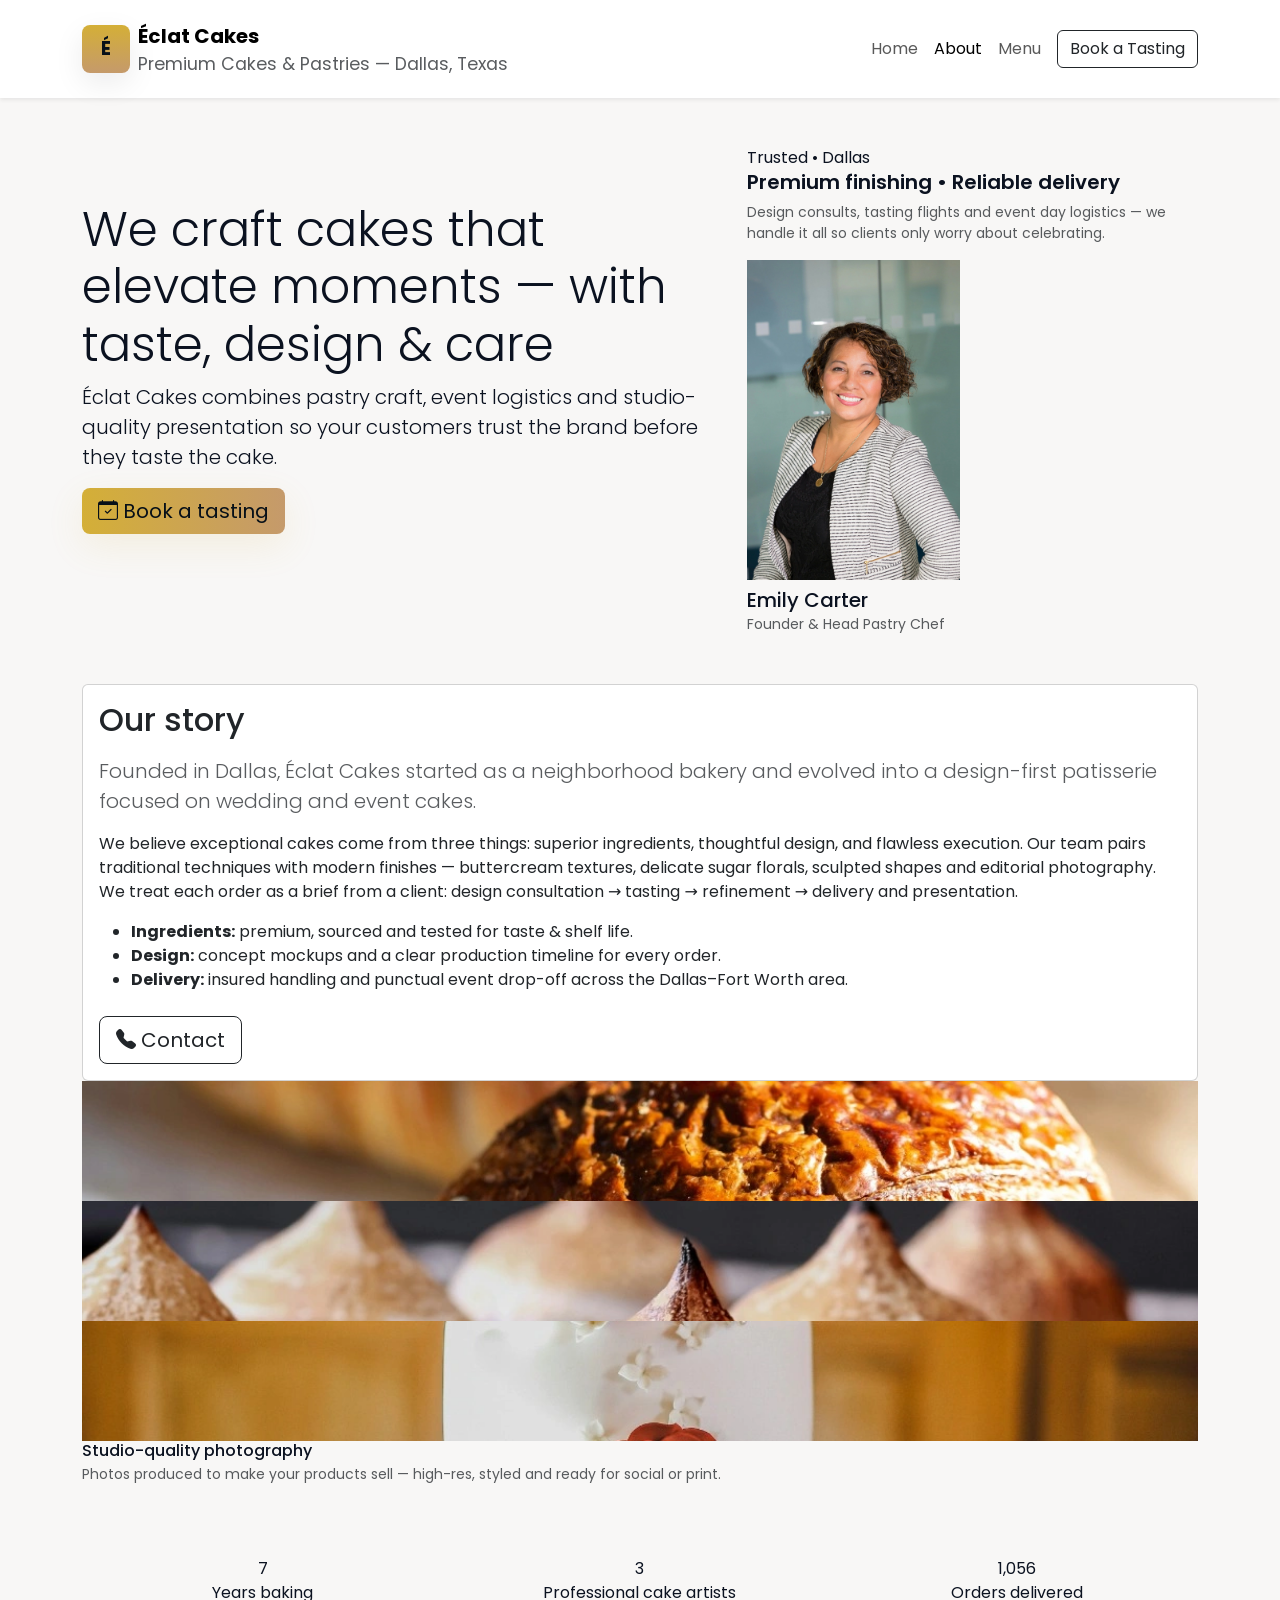
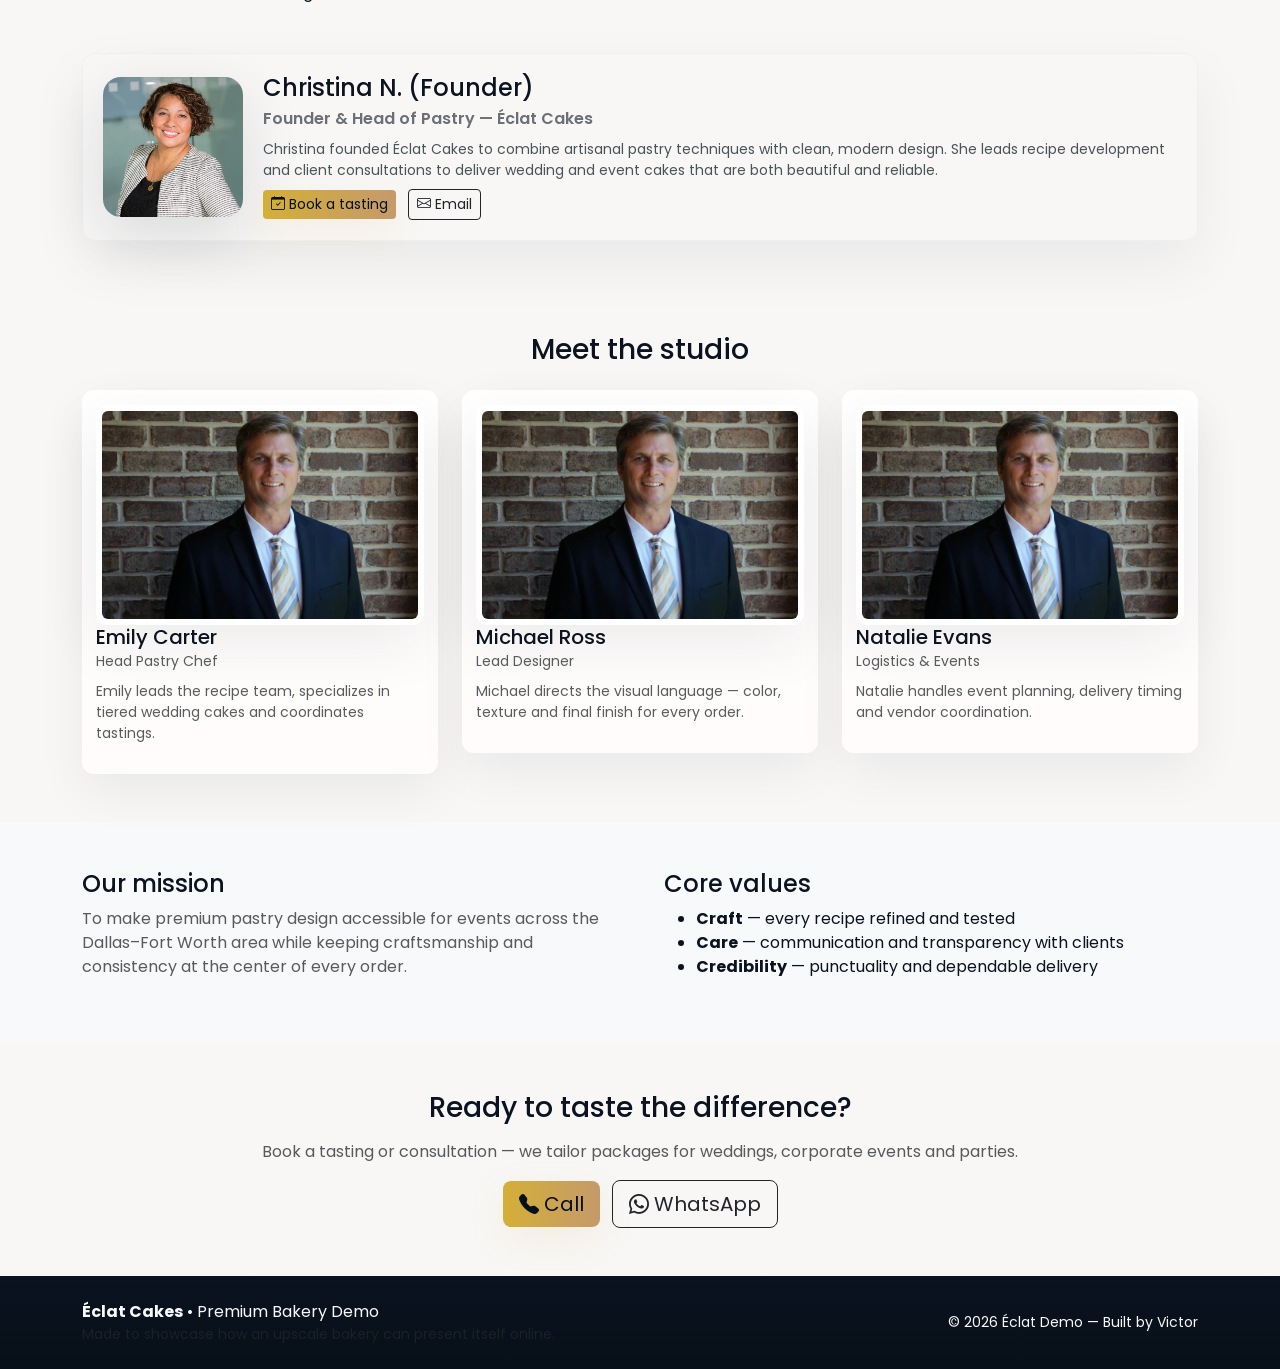
<file: about.html>
<!doctype html>
<html lang="en">
<head>
  <meta charset="utf-8" />
  <meta name="viewport" content="width=device-width,initial-scale=1" />
  <title>About Us — Éclat Cakes</title>

  <!-- Bootstrap -->
  <link href="https://cdn.jsdelivr.net/npm/bootstrap@5.3.3/dist/css/bootstrap.min.css" rel="stylesheet">

  <!-- Icons -->
  <link href="https://cdn.jsdelivr.net/npm/bootstrap-icons@1.11.3/font/bootstrap-icons.css" rel="stylesheet">

  <!-- Google Font -->
  <link href="https://fonts.googleapis.com/css2?family=Poppins:wght@300;400;600;700&display=swap" rel="stylesheet">

  <!-- Page styles (separate file) -->
  <link rel="stylesheet" href="styles.css">
</head>
<body>

  <!-- NAV (light) -->
  <nav class="navbar navbar-expand-lg navbar-light bg-white py-3 shadow-sm">
    <div class="container">
      <a class="navbar-brand d-flex align-items-center gap-2" href="index">
        <div class="brand-mark">É</div>
        <div>
          <div class="fw-bold">Éclat Cakes</div>
          <small class="text-muted d-none d-md-block">Premium Cakes & Pastries — Dallas, Texas</small>
        </div>
      </a>

      <button class="navbar-toggler" type="button" data-bs-toggle="collapse" data-bs-target="#navCollapse">
        <span class="navbar-toggler-icon"></span>
      </button>

      <div class="collapse navbar-collapse justify-content-end" id="navCollapse">
        <ul class="navbar-nav align-items-center">
          <li class="nav-item"><a class="nav-link" href="index">Home</a></li>
          <li class="nav-item"><a class="nav-link active" href="#">About</a></li>
          <li class="nav-item"><a class="nav-link" href="menu">Menu</a></li>
          <li class="nav-item"><a class="btn btn-outline-dark ms-2" href="contact">Book a Tasting</a></li>
        </ul>
      </div>
    </div>
  </nav>

  <!-- HERO / LEAD -->
<header class="about-hero">
  

  <div class="hero-content container">
    <div class="row align-items-center">
      <div class="col-md-7">
        <h1 class="display-5 hero-title">We craft cakes that elevate moments — with taste, design & care</h1>
        <p class="lead hero-sub">Éclat Cakes combines pastry craft, event logistics and studio-quality presentation so your customers trust the brand before they taste the cake.</p>

        <div class="d-flex gap-2 mt-3">
          <a class="btn btn-gold btn-lg" href="#contact"><i class="bi bi-calendar-check"></i> Book a tasting</a>
          
        </div>
      </div>

      <div class="col-md-5 d-none d-md-block mt-5">
        <div class="hero-card position-relative">
          <div class="">Trusted • Dallas</div>
          <h5 class="fw-semibold">Premium finishing • Reliable delivery</h5>
          <p class="mb-0 text-muted small">Design consults, tasting flights and event day logistics — we handle it all so clients only worry about celebrating.</p>

          <!-- OWNER PHOTO -->
          <div class="owner-hero mt-3">
            <img src="images/user-two.webp"
     alt="Emily Carter, Owner"
     class="owner-photo-hero"
     style="height:320px; width:auto; object-fit:cover;">
            <div class="owner-name mt-2">
              <h5 class="mb-0">Emily Carter</h5>
              <small class="text-muted">Founder & Head Pastry Chef</small>
            </div>
          </div>
        </div>
      </div>

    </div>
  </div>
</header>

  <!-- ABOUT GRID -->
  <section id="about-main" class="py-5">
    <div class="container">
      <div class="about-grid">
        <article class="card about-card">
          <div class="card-body">
            <h2 class="mb-3">Our story</h2>
            <p class="lead text-muted mb-3">Founded in Dallas, Éclat Cakes started as a neighborhood bakery and evolved into a design-first patisserie focused on wedding and event cakes.</p>

            <p>We believe exceptional cakes come from three things: superior ingredients, thoughtful design, and flawless execution. Our team pairs traditional techniques with modern finishes — buttercream textures, delicate sugar florals, sculpted shapes and editorial photography. We treat each order as a brief from a client: design consultation → tasting → refinement → delivery and presentation.</p>

            <ul class="mt-3 about-list">
              <li><strong>Ingredients:</strong> premium, sourced and tested for taste & shelf life.</li>
              <li><strong>Design:</strong> concept mockups and a clear production timeline for every order.</li>
              <li><strong>Delivery:</strong> insured handling and punctual event drop-off across the Dallas–Fort Worth area.</li>
            </ul>

            <div class="mt-4 about-cta">
              <a class="btn btn-outline-dark btn-lg me-2" href="https://wa.me/14695552480"><i class="bi bi-telephone-fill"></i> Contact</a>
              
            </div>
          </div>
        </article>

        <aside class="media-collage">
          <div class="collage" aria-hidden="false">
            <img src="images/image-eight.webp"
            alt="Wedding cake detail"
            class="c1"
            style="width:100%; max-height:120px; object-fit:cover;" />

        <img src="images/image-four.webp"
            alt="Chocolate drip detail"
            class="c2"
            style="width:100%; max-height:120px; object-fit:cover;" />

        <img src="images/image-nineteen.webp"
            alt="Pastries and macarons"
            class="c3"
            style="width:100%; max-height:120px; object-fit:cover;" />
            <div class="collage-gloss"></div>
          </div>

          <div class="collage-note">
            <h6 class="mb-1">Studio-quality photography</h6>
            <p class="small text-muted mb-0">Photos produced to make your products sell — high-res, styled and ready for social or print.</p>
          </div>
        </aside>
      </div>
    </div>
  </section>

  <!-- STATS BAND -->
  <section class="stats-band py-4">
    <div class="container">
      <div class="row g-3 text-center">
        <div class="col-4">
          <div class="stat-card">
            <div class="stat-num" data-target="8">0</div>
            <div class="stat-label">Years baking</div>
          </div>
        </div>
        <div class="col-4">
          <div class="stat-card">
            <div class="stat-num" data-target="4">0</div>
            <div class="stat-label">Professional cake artists</div>
          </div>
        </div>
        <div class="col-4">
          <div class="stat-card">
            <div class="stat-num" data-target="1200">0</div>
            <div class="stat-label">Orders delivered</div>
          </div>
        </div>
      </div>
    </div>
  </section>
  <!-- Owner / Founder highlight — paste above the team-section -->
<section class="owner-highlight py-4">
  <div class="container">
    <div class="owner-profile">
      <img src="images/user-two.webp" alt="Owner — Emily Carter" class="owner-photo">
      <div class="owner-bio">
        <h4>Christina N. (Founder)</h4>
        <div class="title">Founder & Head of Pastry — Éclat Cakes</div>
        <p class="small">Christina founded Éclat Cakes to combine artisanal pastry techniques with clean, modern design. She leads recipe development and client consultations to deliver wedding and event cakes that are both beautiful and reliable.</p>
        <div class="mt-2">
          <a href="#contact" class="btn btn-gold btn-sm me-2"><i class="bi bi-calendar-check"></i> Book a tasting</a>
          <a href="mailto:hello@eclatcakes.com" class="btn btn-outline-dark btn-sm"><i class="bi bi-envelope"></i> Email</a>
        </div>
      </div>
    </div>
  </div>
</section>

  <!-- TEAM -->
  <section class="team-section py-5">
    <div class="container">
      <h3 class="mb-4 text-center">Meet the studio</h3>
      <div class="row g-4 justify-content-center">
        <div class="col-12 col-md-4">
          <div class="team-card">
            <img src="images/user-one.webp" alt="Head baker" class="team-photo">

            <div class="team-body">
              <h5 class="mb-0">Emily Carter</h5>
              <small class="text-muted">Head Pastry Chef</small>
              <p class="mt-2 small text-muted">Emily leads the recipe team, specializes in tiered wedding cakes and coordinates tastings.</p>
            </div>
          </div>
        </div>

        <div class="col-12 col-md-4">
          <div class="team-card">
            <img src="images/user-one.webp" alt="Lead designer" class="team-photo">
            <div class="team-body">
              <h5 class="mb-0">Michael Ross</h5>
              <small class="text-muted">Lead Designer</small>
              <p class="mt-2 small text-muted">Michael directs the visual language — color, texture and final finish for every order.</p>
            </div>
          </div>
        </div>

        <div class="col-12 col-md-4">
          <div class="team-card">
            <img src="images/user-one.webp" alt="Operations" class="team-photo">
            <div class="team-body">
              <h5 class="mb-0">Natalie Evans</h5>
              <small class="text-muted">Logistics & Events</small>
              <p class="mt-2 small text-muted">Natalie handles event planning, delivery timing and vendor coordination.</p>
            </div>
          </div>
        </div>
      </div>
    </div>
  </section>

  <!-- MISSION / VALUES -->
  <section class="mission-values py-5 bg-light">
    <div class="container">
      <div class="row align-items-center gx-5">
        <div class="col-md-6">
          <h4>Our mission</h4>
          <p class="text-muted">To make premium pastry design accessible for events across the Dallas–Fort Worth area while keeping craftsmanship and consistency at the center of every order.</p>
        </div>
        <div class="col-md-6">
          <h4>Core values</h4>
          <ul class="values-list">
            <li><strong>Craft</strong> — every recipe refined and tested</li>
            <li><strong>Care</strong> — communication and transparency with clients</li>
            <li><strong>Credibility</strong> — punctuality and dependable delivery</li>
          </ul>
        </div>
      </div>
    </div>
  </section>

  <!-- CONTACT CTA -->
  <section id="contact" class="contact-cta py-5">
    <div class="container text-center">
      <h3 class="mb-3">Ready to taste the difference?</h3>
      <p class="text-muted mb-3">Book a tasting or consultation — we tailor packages for weddings, corporate events and parties.</p>
      <a class="btn btn-gold btn-lg me-2" href="tel:+14695552480"><i class="bi bi-telephone-fill"></i> Call</a>
      <a class="btn btn-outline-dark btn-lg" href="https://wa.me/14695552480"><i class="bi bi-whatsapp"></i> WhatsApp</a>
    </div>
  </section>

  <!-- Footer -->
  <footer class="py-4 bg-dark text-light">
    <div class="container d-flex flex-column flex-md-row justify-content-between align-items-center">
      <div>
        <strong>Éclat Cakes</strong> • Premium Bakery Demo
        <div class="small text-muted">Made to showcase how an upscale bakery can present itself online.</div>
      </div>
      <div class="small">&copy; <span id="year"></span></span> Éclat Demo — Built by Victor 

</div> </div>
    </div>
  </footer>

  <!-- Bootstrap JS -->
  <script src="https://cdn.jsdelivr.net/npm/bootstrap@5.3.3/dist/js/bootstrap.bundle.min.js"></script>

  <!-- Page JS: stats animation + simple tilt on media -->
  <script>
  // set year
  document.getElementById('year').textContent = new Date().getFullYear();

  // stats count-up
  (function(){
    const band = document.querySelector('.stats-band');
    if (!band) return;
    const nums = Array.from(band.querySelectorAll('.stat-num'));
    let triggered = false;

    function animate() {
      nums.forEach(el => {
        const target = parseInt(el.dataset.target || el.textContent || '0', 10);
        const duration = 1200;
        const start = performance.now();
        function step(now){
          const t = Math.min(1, (now - start) / duration);
          const eased = 1 - Math.pow(1 - t, 3);
          el.textContent = Math.floor(eased * target).toLocaleString();
          if (t < 1) requestAnimationFrame(step);
          else el.textContent = target.toLocaleString();
        }
        requestAnimationFrame(step);
      });
    }

    if ('IntersectionObserver' in window) {
      const obs = new IntersectionObserver(entries=>{
        entries.forEach(e=>{
          if (e.isIntersecting && !triggered) { triggered = true; animate(); obs.disconnect(); }
        });
      }, { threshold: 0.3 });
      obs.observe(band);
    } else animate();
  })();

  // simple mouse tilt for collage (touch devices ignored)
  (function(){
    const stack = document.querySelector('.collage');
    if (!stack) return;
    const media = stack.querySelectorAll('.collage img');
    function onMove(e){
      const rect = stack.getBoundingClientRect();
      const x = (e.clientX - rect.left) / rect.width - 0.5;
      const y = (e.clientY - rect.top) / rect.height - 0.5;
      media.forEach((m, i) => {
        const depth = (i+1) * 6;
        m.style.transform = `translate3d(${x * depth}px, ${y * depth}px, 0) rotate(${(i-1)*4}deg) scale(1.02)`;
      });
    }
    function reset(){
      media.forEach((m,i)=> m.style.transform = '');
    }
    stack.addEventListener('mousemove', onMove);
    stack.addEventListener('mouseleave', reset);
  })();
  </script>
  <script>
/* About section stat animation (scoped to #about only) */
(function () {
  const about = document.getElementById('about');
  if (!about) return;

  const nums = Array.from(about.querySelectorAll('.stat-num'));
  let started = false;

  function animateNums() {
    nums.forEach(el => {
      const target = parseInt(el.dataset.target || el.textContent || '0', 10);
      const duration = 1200;
      const start = performance.now();
      function step(now) {
        const t = Math.min(1, (now - start) / duration);
        const eased = 1 - Math.pow(1 - t, 3); // easeOutCubic
        el.textContent = Math.floor(eased * target).toLocaleString();
        if (t < 1) requestAnimationFrame(step);
        else el.textContent = target.toLocaleString();
      }
      requestAnimationFrame(step);
    });
  }

  if ('IntersectionObserver' in window) {
    const obs = new IntersectionObserver(entries => {
      entries.forEach(e => {
        if (e.isIntersecting && !started) {
          started = true;
          animateNums();
          obs.disconnect();
        }
      });
    }, { threshold: 0.35 });
    obs.observe(about);
  } else {
    animateNums();
  }
})();
</script>
</body>
</html>
</file>
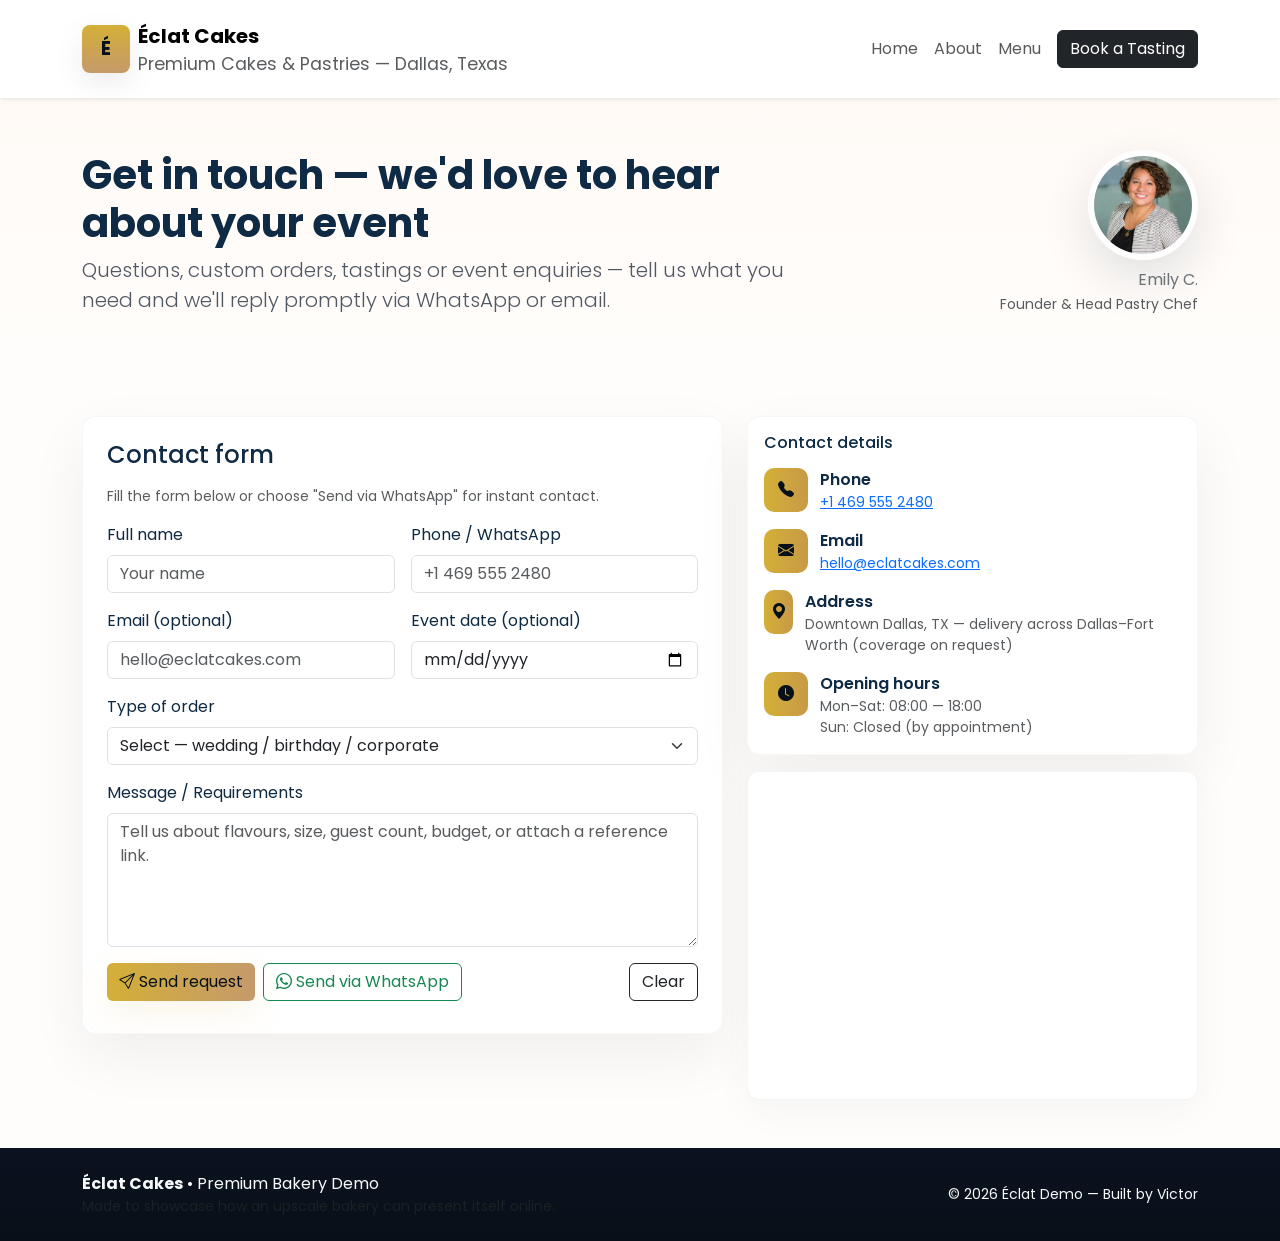
<file: contact.html>
<!doctype html>
<html lang="en">
<head>
  <meta charset="utf-8" />
  <meta name="viewport" content="width=device-width,initial-scale=1" />
  <title>Contact — Éclat Cakes</title>

  <!-- Bootstrap 5 -->
  <link href="https://cdn.jsdelivr.net/npm/bootstrap@5.3.3/dist/css/bootstrap.min.css" rel="stylesheet">
  <!-- Icons -->
  <link href="https://cdn.jsdelivr.net/npm/bootstrap-icons@1.11.3/font/bootstrap-icons.css" rel="stylesheet">
  <!-- Font -->
  <link href="https://fonts.googleapis.com/css2?family=Poppins:wght@400;600&display=swap" rel="stylesheet">
  <link rel="stylesheet" href="styles.css">

</head>
<body class="contact-page">

  <!-- NAV (keeps parity with your site) -->
 <nav class="navbar navbar-expand-lg navbar-light bg-white py-3 shadow-sm">
    <div class="container">
      <a class="navbar-brand d-flex align-items-center gap-2" href="index">
        <div class="brand-mark">É</div>
        <div>
          <div class="fw-bold">Éclat Cakes</div>
          <small class="text-muted d-none d-md-block">Premium Cakes & Pastries — Dallas, Texas</small>
        </div>
      </a>

      <button class="navbar-toggler" type="button" data-bs-toggle="collapse" data-bs-target="#navCollapse">
        <span class="navbar-toggler-icon"></span>
      </button>

      <div class="collapse navbar-collapse justify-content-end" id="navCollapse">
        <ul class="navbar-nav align-items-center">
          <li class="nav-item"><a class="nav-link" href="index">Home</a></li>
          <li class="nav-item"><a class="nav-link " href="#">About</a></li>
          <li class="nav-item"><a class="nav-link" href="menu">Menu</a></li>
          <li class="nav-item"><a class="btn btn-outline-dark ms-2 active" href="contact">Book a Tasting</a></li>
        </ul>
      </div>
    </div>
  </nav>


  <!-- HERO -->
  <header class="contact-hero">
    <div class="container">
      <div class="row align-items-center gy-3">
        <div class="col-md-8">
          <h1 class="display-6 fw-bold">Get in touch — we'd love to hear about your event</h1>
          <p class="lead mb-0">Questions, custom orders, tastings or event enquiries — tell us what you need and we'll reply promptly via WhatsApp or email.</p>
        </div>

        <div class="col-md-4 text-md-end d-none d-md-block">
          <!-- Owner photo in hero (circular) -->
          <img src="images/user-two.webp" alt="Owner — Emily Carter" class="owner-photo" style="width:110px;height:110px;border-radius:50%;object-fit:cover;border:6px solid rgba(255,255,255,0.85);box-shadow:0 18px 50px rgba(11,22,40,0.12);">
          <div class="mt-2 small-muted">Emily C.<br><small class="text-muted">Founder & Head Pastry Chef</small></div>
        </div>
      </div>
    </div>
  </header>

  <!-- MAIN CONTENT -->
  <main class="py-5">
    <div class="container">
      <div class="row g-4">

        <!-- FORM + CTA -->
        <div class="col-lg-7">
          <div class="contact-card p-4 contact-form" id="contact-form" aria-labelledby="contactHeading">
            <h2 id="contactHeading" class="h4 mb-3">Contact form</h2>
            <p class="small text-muted">Fill the form below or choose "Send via WhatsApp" for instant contact.</p>

            <form id="contactUsForm" class="needs-validation" novalidate>
              <div class="row g-3">
                <div class="col-md-6">
                  <label for="c-name" class="form-label">Full name</label>
                  <input id="c-name" name="name" type="text" class="form-control" placeholder="Your name" required>
                  <div class="invalid-feedback">Please provide your name.</div>
                </div>

                <div class="col-md-6">
                  <label for="c-phone" class="form-label">Phone / WhatsApp</label>
                  <input id="c-phone" name="phone" type="tel" pattern="^[0-9 +()-]{6,}$" class="form-control" placeholder="+1 469 555 2480" required>
                  <div class="invalid-feedback">Please enter a phone number we can contact.</div>
                </div>

                <div class="col-md-6">
                  <label for="c-email" class="form-label">Email (optional)</label>
                  <input id="c-email" name="email" type="email" class="form-control" placeholder="hello@eclatcakes.com">
                  <div class="invalid-feedback">Enter a valid email address.</div>
                </div>

                <div class="col-md-6">
                  <label for="c-date" class="form-label">Event date (optional)</label>
                  <input id="c-date" name="date" type="date" class="form-control">
                </div>

                <div class="col-12">
                  <label for="c-type" class="form-label">Type of order</label>
                  <select id="c-type" name="type" class="form-select" required>
                    <option value="">Select — wedding / birthday / corporate</option>
                    <option>Wedding</option>
                    <option>Birthday</option>
                    <option>Corporate / Event</option>
                    <option>Custom</option>
                    <option>Other</option>
                  </select>
                  <div class="invalid-feedback">Please select a type.</div>
                </div>

                <div class="col-12">
                  <label for="c-message" class="form-label">Message / Requirements</label>
                  <textarea id="c-message" name="message" class="form-control" rows="5" placeholder="Tell us about flavours, size, guest count, budget, or attach a reference link." required></textarea>
                  <div class="invalid-feedback">Please tell us what you need.</div>
                </div>

                <div class="col-12 d-flex gap-2">
                  <button id="sendFormBtn" type="submit" class="btn btn-gold"><i class="bi bi-send"></i> Send request</button>

                  <!-- WhatsApp quick-send opens WA with formatted message -->
                  <button id="sendWhatsAppBtn" type="button" class="btn btn-outline-success">
                    <i class="bi bi-whatsapp"></i> Send via WhatsApp
                  </button>

                  <button id="clearFormBtn" type="button" class="btn btn-outline-dark ms-auto">Clear</button>
                </div>

                <div class="col-12 mt-2" id="formAlertArea" aria-live="polite"></div>
              </div>
            </form>
          </div>
        </div>

        <!-- CONTACT DETAILS + MAP -->
        <aside class="col-lg-5">
          <div class="mb-3 contact-card p-3 contact-info">
            <h4 class="h6 mb-3">Contact details</h4>

            <div class="d-flex align-items-start mb-3">
              <div class="icon"><i class="bi bi-telephone-fill"></i></div>
              <div>
                <div class="fw-semibold">Phone</div>
                <div class="small text-muted"><a href="tel:+14695552480">+1 469 555 2480</a></div>
              </div>
            </div>

            <div class="d-flex align-items-start mb-3">
              <div class="icon"><i class="bi bi-envelope-fill"></i></div>
              <div>
                <div class="fw-semibold">Email</div>
                <div class="small text-muted"><a href="mailto:hello@eclatcakes.com">hello@eclatcakes.com</a></div>
              </div>
            </div>

            <div class="d-flex align-items-start mb-3">
              <div class="icon"><i class="bi bi-geo-alt-fill"></i></div>
              <div>
                <div class="fw-semibold">Address</div>
                <div class="small text-muted">Downtown Dallas, TX — delivery across Dallas–Fort Worth (coverage on request)</div>
              </div>
            </div>

            <div class="d-flex align-items-start mb-0">
              <div class="icon"><i class="bi bi-clock-fill"></i></div>
              <div>
                <div class="fw-semibold">Opening hours</div>
                <div class="small text-muted">Mon–Sat: 08:00 — 18:00<br>Sun: Closed (by appointment)</div>
              </div>
            </div>
          </div>

          <div class="contact-card contact-map p-0">
            <!-- Replace the src with a real Google Maps embed for your address -->
            <iframe class="w-100" style="height:320px;border:0;" loading="lazy"
              src="https://www.google.com/maps/embed?pb=!1m18!1m12!1m3!1d3347.000000000000!2d-96.800000!3d32.776665!2m3!1f0!2f0!3f0!3m2!1i1024!2i768!4f13.1!3m3!1m2!1s0x0%3A0x0!2sDallas%2C%20TX!5e0!3m2!1sen!2sus!4v0000000000000"
              referrerpolicy="no-referrer-when-downgrade" aria-hidden="false"></iframe>
          </div>
        </aside>
      </div>
    </div>
  </main>

 <!-- Footer -->
  <footer class="py-4 bg-dark text-light">
    <div class="container d-flex flex-column flex-md-row justify-content-between align-items-center">
      <div>
        <strong>Éclat Cakes</strong> • Premium Bakery Demo
        <div class="small text-muted">Made to showcase how an upscale bakery can present itself online.</div>
      </div>
      <div class="small">&copy; <span id="year"></span></span> Éclat Demo — Built by Victor 

</div> </div>
    </div>
  </footer>

    <!-- Mobile Floating CTA -->
<div class="mobile-cta d-md-none">

  <!-- Slide Panel -->
  <div class="mobile-cta-panel">
    <a class="btn btn-gold w-100" href="https://wa.me/14695552480" target="_blank">
      <i class="bi bi-whatsapp"></i> WhatsApp
    </a>
    <a class="btn btn-dark w-100" href="tel:+14695552480">
      <i class="bi bi-telephone"></i> Call
    </a>
  </div>

  <!-- Mobile Bubble -->
  <button id="mobileCtaToggle" class="mobile-wa-bubble">
  <i class="bi bi-chat-dots-fill"></i>
</button>

</div>

  <!-- Bootstrap JS -->
  <script src="https://cdn.jsdelivr.net/npm/bootstrap@5.3.3/dist/js/bootstrap.bundle.min.js"></script>

  <script>
    // set year
    document.getElementById('year').textContent = new Date().getFullYear();

    (function(){
      const waNumber = '14695552480'; // <<--- replaced with store owner whatsapp number (US dummy, country code no +)
      const form = document.getElementById('contactUsForm');
      const sendWA = document.getElementById('sendWhatsAppBtn');
      const sendFormBtn = document.getElementById('sendFormBtn');
      const clearBtn = document.getElementById('clearFormBtn');
      const alertArea = document.getElementById('formAlertArea');

      // bootstrap validation technique
      form.addEventListener('submit', function(e){
        e.preventDefault();
        form.classList.remove('was-validated');
        if (!form.checkValidity()) {
          form.classList.add('was-validated');
          return;
        }

        // Here we simulate a server submission; you can replace with fetch/XHR later
        const name = document.getElementById('c-name').value.trim();
        const phone = document.getElementById('c-phone').value.trim();
        const email = document.getElementById('c-email').value.trim();
        const date = document.getElementById('c-date').value;
        const type = document.getElementById('c-type').value;
        const message = document.getElementById('c-message').value.trim();

        // show inline success
        const s = document.createElement('div');
        s.className = 'alert alert-success';
        s.textContent = 'Thanks — your request has been noted. We will contact you shortly via WhatsApp or email.';
        alertArea.innerHTML = '';
        alertArea.appendChild(s);

        // reset form (optional)
        form.reset();
        form.classList.remove('was-validated');

        // remove the success after a short time
        setTimeout(()=> s.remove(), 6000);
      });

      // WhatsApp quick-send builds a formatted message from form fields
      sendWA.addEventListener('click', function(){
        // collect fields (no form submit)
        const name = document.getElementById('c-name').value.trim() || 'Customer';
        const phone = document.getElementById('c-phone').value.trim() || '';
        const email = document.getElementById('c-email').value.trim() || '';
        const date = document.getElementById('c-date').value || '';
        const type = document.getElementById('c-type').value || '';
        const message = document.getElementById('c-message').value.trim() || '';

        if (!phone) {
          // require phone for WA flow
          const warning = document.createElement('div');
          warning.className = 'alert alert-warning';
          warning.textContent = 'Please include a phone number so we can reply on WhatsApp.';
          alertArea.innerHTML = '';
          alertArea.appendChild(warning);
          setTimeout(()=> warning.remove(), 4000);
          return;
        }

        // build nice message
        let text = `Hi Éclat Cakes!%0A%0A`;
        text += `Name: ${encodeURIComponent(name)}%0A`;
        text += `Phone: ${encodeURIComponent(phone)}%0A`;
        if (email) text += `Email: ${encodeURIComponent(email)}%0A`;
        if (date) text += `Event date: ${encodeURIComponent(date)}%0A`;
        if (type) text += `Type: ${encodeURIComponent(type)}%0A`;
        if (message) text += `%0ADetails:%0A${encodeURIComponent(message)}%0A`;

        // open WA
        const waUrl = `https://wa.me/${waNumber}?text=${text}`;
        window.open(waUrl, '_blank');
      });

      // clear form
      clearBtn.addEventListener('click', function(){
        form.reset();
        form.classList.remove('was-validated');
        alertArea.innerHTML = '';
      });

    })();
  </script>
  <script>
  const mobileToggle = document.getElementById('mobileCtaToggle');
  const mobileCta = document.querySelector('.mobile-cta');

  mobileToggle.addEventListener('click', () => {
    mobileCta.classList.toggle('active');
  });
</script>
</body>
</html>
</file>
<file: styles.css>
:root{
  --bg: #f8f7f6;
  --muted: #6b6f76;
  --accent: #0b1220;
  --gold: #D4AF37;
  --gold-2: #C59A6B;
  --radius: 12px;
}

/* Base */
*{box-sizing:border-box}
body{
  font-family:'Poppins', system-ui, -apple-system, "Segoe UI", Roboto, "Helvetica Neue", Arial;
  background:var(--bg);
  color:var(--accent);
  -webkit-font-smoothing:antialiased;
  -moz-osx-font-smoothing:grayscale;
}

/* Brand mark */
.brand-mark{
  background: linear-gradient(180deg, var(--gold), var(--gold-2));
  color: #071018;
  width:48px;height:48px;border-radius:8px;
  display:flex;align-items:center;justify-content:center;
  font-weight:700;font-size:1.15rem;
  box-shadow: 0 10px 30px rgba(10,10,20,0.08);
}

/* HERO */
.hero-section { position:relative; overflow:hidden; }
.hero-img{
  width:100%;
  height:75vh;
  object-fit:cover;
  object-position:center;
  display:block;
  filter: saturate(1.02) contrast(0.98);
}
@media (max-width:768px){
  .hero-img { height:62vh; }
}

/* overlay & caption */
.hero-overlay{
  position:absolute; inset:0;
  background: linear-gradient(180deg, rgba(3,7,18,0.26) 0%, rgba(3,7,18,0.55) 100%);
  z-index:1;
}
.hero-caption{
  position:absolute;
  left:6%; top:24%;
  z-index:2;
  max-width:640px;
  text-shadow: 0 10px 30px rgba(0,0,0,0.35);
}
.hero-caption h1, .hero-caption p { color:#fff; text-shadow: 0 8px 30px rgba(0,0,0,0.35); }

/* Buttons */
.btn-gold{
  background: linear-gradient(90deg, var(--gold), var(--gold-2));
  color: #071018;
  border: none;
  box-shadow: 0 12px 36px rgba(212,175,55,0.12);
}
.btn-outline-light{ color:#fff; border-color: rgba(255,255,255,0.2); }

/* Gallery: very large long images */
.long-img{
  width:100%;
  height:60vh;                /* large, tall images */
  object-fit:cover;
  object-position:center;
  display:block;
  border-radius:14px;
}


/* ===============================
   HORIZONTAL 5 IMAGE FLIP STRIP
   =============================== */

#flip-gallery {
  overflow: hidden;
}

.flip-wrap {
  display: flex;
  gap: 5px;                 /* tiny space */
  width: 100%;
  padding: 0;
}

.flip-item {
  width: 19%;               /* exactly 5 per row */
  height: 80vh;
  perspective: 1600px;
  position: relative;
}

.flip-inner {
  width: 100%;
  height: 100%;
  position: relative;
  transform-style: preserve-3d;
  transition: transform 1s ease;
}

.flip-front,
.flip-back {
  position: absolute;
  width: 100%;
  height: 100%;
  top: 0;
  left: 0;
  backface-visibility: hidden;
  -webkit-backface-visibility: hidden;
  border-radius: 8px;
  overflow: hidden;
}

.flip-front img,
.flip-back img {
  width: 100%;
  height: 100%;
  object-fit: cover;
}

.flip-back {
  transform: rotateY(180deg);
}

.flip-item.flipped .flip-inner {
  transform: rotateY(180deg);
}

/* overlay + title on top of each panel */
.flip-wrap { gap: 6px; }              /* tiny spacing */


.flip-front img, .flip-back img { width:100%; height:100%; object-fit:cover; display:block; }

/* overlay that sits on both faces */
.flip-overlay {
  position: absolute;
  left: 10px;
  right: 10px;
  bottom: 12px;
  display:flex;
  justify-content:space-between;
  align-items:center;
  gap:10px;
  z-index: 6;
  pointer-events: auto;
  background: linear-gradient(180deg, rgba(0,0,0,0.10), rgba(0,0,0,0.35));
  padding: 8px 10px;
  border-radius: 8px;
  backdrop-filter: blur(4px);
}

.flip-title {
  color: #fff;
  font-weight: 600;
  font-size: 0.98rem;
  text-shadow: 0 6px 18px rgba(0,0,0,0.45);
}

/* ---------- Responsive flip gallery + mobile scroll ---------- */

/* Base: make each flip item a flex item with a fixed base size (prevents extreme shrinking) */
.flip-wrap {
  display: flex;
  gap: 6px;
  width: 100%;
  padding: 0;
  flex-wrap: wrap;         /* desktop: allow wrap so 5 across */
  overflow: visible;
}

/* Make each item a flex item with a base width (keeps 5-per-row on wide screens) */


/* Smaller desktop / tablet */
@media (max-width: 992px) {
  .flip-wrap {
    flex-wrap: nowrap;     /* prevent wrapping on narrower screens */
    overflow-x: auto;      /* allow horizontal scroll instead of wrapping */
    -webkit-overflow-scrolling: touch;
    padding: 8px;          /* visual breathing room for the scroller */
  }
  .flip-item {
    flex: 0 0 45%;         /* two items visible at a time (approx) */
    min-width: 320px;
    height: 62vh;          /* slightly smaller */
  }
}

/* Mobile: one item per view — swipe horizontally */
@media (max-width: 576px) {
  .flip-wrap {
    flex-wrap: nowrap;
    overflow-x: auto;
    -webkit-overflow-scrolling: touch;
    padding-left: 10px;
    padding-right: 10px;
  }
  .flip-item {
    flex: 0 0 92%;
    min-width: 300px;      /* ensure visible tappable area */
    height: 50vh;          /* reduce vertical footprint on phones */
  }

  /* hide default scrollbar for a cleaner look (optional) */
  .flip-wrap::-webkit-scrollbar { display: none; }
  .flip-wrap { -ms-overflow-style: none; scrollbar-width: none; }

  /* hide the floating WhatsApp bubble on small screens */
 
}

/* ensure images fill the flip panels correctly */
.flip-front img,
.flip-back img {
  width: 100%;
  height: 100%;
  object-fit: cover;
  display: block;
}

/* small view more button */
.view-more {
  font-size: .85rem;
  padding: .35rem .6rem;
  border-radius: 8px;
}

/* modal image */
#pm-image { height: 100%; object-fit: cover; }

/* responsive tweaks */
@media (max-width: 992px) {
  .flip-item { width: 40%; }
}
@media (max-width: 576px) {
  .flip-item { width: 80%; }
  .flip-overlay { left: 8px; right:8px; bottom:10px; }
}

/* Product cards */
.product-card { border-radius:12px; overflow:hidden; border:none; }
.product-img{ height:260px; object-fit:cover; }

/* Testimonials */
.testimonial{ background: linear-gradient(180deg, #fff, #fff); border-radius:12px; box-shadow: 0 10px 30px rgba(11,22,40,0.04); }

/* Map */
.map-embed{ width:100%; height:260px; border:0; }

/* Section title */
.section-title{ font-weight:700; letter-spacing: -0.2px; }

/* Mobile CTA Wrapper */
.mobile-cta{
  position: fixed;
  bottom: 16px;
  right: 16px;
  z-index: 1080;
 
}

/* Mobile Bubble */
.mobile-wa-bubble{
  width: 56px;
  height: 56px;
  border-radius: 50%;
  background: #25D366;
  color: #fff;
  border: none;
  font-size: 24px;
  display: flex;
  align-items: center;
  justify-content: center;
  box-shadow: 0 6px 18px rgba(0,0,0,0.25);
  cursor: pointer;
  transition: 0.3s ease;
}

/* Slide Panel */
.mobile-cta-panel{
  position: absolute;
  bottom: 0;
  right: 70px;
  display: flex;
  gap: .5rem;
   background: transparent;
  padding: 6px;
  box-shadow: 0 8px 25px rgba(0,0,0,0.15);

  transform: translateX(20px);
  opacity: 0;
  pointer-events: none;
  transition: all 0.3s ease;
}

/* Active state */
.mobile-cta.active .mobile-cta-panel{
  transform: translateX(0);
  opacity: 1;
  pointer-events: auto;
}

.mobile-cta.active .mobile-wa-bubble{
  transform: rotate(45deg);
}
@media (max-width:768px){
  .sticky-cta{ display:flex; }
   #wa-bubble { display: none !important; }
}

/* Footer */
footer.bg-dark { background: linear-gradient(180deg, #0b1220, #071018); color:#eee; }

/* Utilities */
.mb-4 { margin-bottom:1.5rem !important; }

/* Small screens tweaks */
@media (max-width:576px){
  .hero-caption{ left:6%; top:18%; right:6%; }
  .hero-caption h1 { font-size:1.35rem; }
  .hero-caption p { font-size:.95rem; }
  .product-img{ height:180px; }
  .long-img{ height:48vh; }
}

/* Accessibility: reduce motion */
@media (prefers-reduced-motion: reduce){
  * { transition: none !important; animation: none !important; }
}

/* WhatsApp bubble */
.wa-bubble{
  position: fixed;
  right: 18px;
  bottom: 40px; /* above sticky-cta */
  z-index: 1090;
  display:flex;
  align-items:center;
  gap:.6rem;
  padding:.7rem 1rem;
  border-radius:999px;
  box-shadow:0 16px 40px rgba(4,8,12,0.14);
  background: linear-gradient(90deg, var(--gold), var(--gold-2));
  color:#071018;
  font-weight:700;
  font-size: 1.5rem;
  text-decoration:none;
  transition: transform .18s ease;
}
.wa-bubble:hover{ transform: translateY(-4px); }
.wa-bubble .wa-label{ display:inline-block; }
@media(min-width:1200px){ .wa-bubble .wa-label{ display:inline-block; } }
@media(max-width:560px){ .wa-bubble .wa-label{ display:none; padding:0; } }



/* Mini cart */
.mini-cart{ position:fixed; right:16px; bottom:120px; width:320px; max-width:90vw; z-index:1100; background:#fff; border-radius:12px; box-shadow:0 24px 80px rgba(4,8,12,0.12); padding:14px; display:none; }
.mini-cart-inner{ max-height:60vh; overflow:auto; }
.cart-fab{ position:fixed; right:18px; top:70px; z-index:1101; border-radius:50%; width:56px; height:56px; display:flex; align-items:center; justify-content:center; background:var(--gold); color:#071018; box-shadow:0 18px 48px rgba(4,8,12,0.15); border:none; }
.cart-count{ position:absolute; top:-6px; right:-6px; background:#071018; color:#fff; width:20px; height:20px; border-radius:999px; display:inline-flex; align-items:center; justify-content:center; font-size:.75rem; }
.cart-items .cart-row{ display:flex; justify-content:space-between; gap:8px; padding:.45rem 0; border-bottom:1px dashed rgba(0,0,0,0.06); }



 /* Page-specific tiny overrides (you can move these to the main stylesheet) */
    .page-hero {
      padding: 4.25rem 0 2.5rem;
    }
    .page-hero .breadcrumb { background: transparent; padding: 0; margin-bottom: .5rem; }
    .gallery-filters { gap: .5rem; margin-bottom: 1.25rem; }

    /* Masonry-like columns for tall images */
    .masonry {
      column-count: 1;
      column-gap: 1rem;
    }
    @media(min-width: 576px){ .masonry { column-count: 2; } }
    @media(min-width: 992px){ .masonry { column-count: 3; } }

    .masonry-item {
      break-inside: avoid;
      margin-bottom: 1rem;
      position: relative;
      overflow: hidden;
      border-radius: 12px;
      cursor: pointer;
      transition: transform .35s ease, box-shadow .35s ease;
      box-shadow: 0 14px 50px rgba(8,10,30,0.06);
    }
    .masonry-item:hover { transform: translateY(-6px); box-shadow: 0 24px 70px rgba(8,10,30,0.10); }

    .masonry-item img {
      width: 100%;
      height: calc(80vh); /* tall images */
      object-fit: cover;
      display: block;
    }

    .masonry-caption {
      position: absolute;
      left: 0; right: 0; bottom: 0;
      padding: .75rem 1rem;
      background: linear-gradient(180deg, rgba(0,0,0,0) 0%, rgba(0,0,0,0.45) 30%, rgba(0,0,0,0.6) 100%);
      color: #fff; font-weight:600; font-size: .95rem;
    }

    /* small tag pill */
    .cat-pill {
      display:inline-block;
      padding:.25rem .6rem;
      border-radius:999px;
      background: rgba(255,255,255,0.12);
      backdrop-filter: blur(6px);
      font-size:.78rem;
      color:#fff;
      margin-right:.5rem;
    }

    /* Lightbox modal overrides */
    .lightbox-img {
      max-height: 80vh;
      width: auto;
      max-width: 100%;
      object-fit: contain;
    }

    /* visually-hidden helper for JS focus */
    .visually-hidden-focusable:focus { outline: 3px solid rgba(212,175,55,0.45); border-radius:6px; }

    /* Filter active state */
    .filter-btn.active {
      box-shadow: 0 10px 30px rgba(212,175,55,0.12);
      border-color: var(--gold);
      background: linear-gradient(90deg,var(--gold),var(--gold-2));
      color:#071018;
    }

    /* ============================
   About section (scoped)
   Appended safely — use with <section id="about" class="about-section">...
   ============================ */

#about {
  /* local palette — won't override your global variables */
  --about-bg: #fbfbfd;
  --about-accent: #07101a;
  --about-muted: #6b7377;
  --about-gold: #D4AF37;
  --about-gold-2: #C59A6B;
  --about-card-radius: 18px;
  --about-shadow-1: 0 16px 48px rgba(8,12,20,0.08);
  --about-shadow-2: 0 28px 80px rgba(8,12,20,0.12);
  --page-bg: #FBF6F2;         /* warm cream */
  --accent: #0f2a44;         /* deep navy (not black) */
  --muted: #6b7176;
  --gold: #D4AF37;           /* accent gold */
  --card-bg: #ffffff;
  --radius-lg: 16px;
  --glass: rgba(255,255,255,0.85);
  font-family: 'Poppins', system-ui, -apple-system, "Segoe UI", Roboto, Arial;
  color: var(--about-accent);
  background: transparent; /* page bg handled globally */
}

/* container grid (keeps previous class names but scoped) */
#about .about-grid {
  display: grid;
  grid-template-columns: 1fr 420px;
  gap: 28px;
  align-items: start;
}

/* responsive fallback */
@media (max-width: 1100px) {
  #about .about-grid { grid-template-columns: 1fr; }
}

/* primary text card */
#about .about-card {
  background: linear-gradient(180deg,#ffffff, #fcfcfd);
  border-radius: var(--about-card-radius);
  padding: 26px;
  box-shadow: var(--about-shadow-1);
  border: 1px solid rgba(10,10,10,0.03);
  transition: transform .32s cubic-bezier(.2,.9,.3,1), box-shadow .32s ease;
  overflow: hidden;
}

@media (hover: hover) {
  #about .about-card:hover { transform: translateY(-8px); box-shadow: var(--about-shadow-2); }
}

#about .about-headline {
  margin: 0 0 10px 0;
  font-size: clamp(1.25rem, 2.6vw, 1.75rem);
  letter-spacing: -0.2px;
  color: var(--about-accent);
}

#about .about-sub { color: var(--about-muted); font-weight:600; margin-bottom:12px; }
#about .about-body { color: #5b6570; line-height:1.65; margin-bottom:14px; }

/* bullets */
#about .about-bullets { list-style: none; padding-left: 0; margin: 0 0 16px 0; color: var(--about-muted); }
#about .about-bullets li { position: relative; padding-left: 22px; margin-bottom:10px; }
#about .about-bullets li::before {
  content: '';
  position: absolute; left: 0; top: 8px;
  width:10px; height:10px; border-radius:3px;
  background: linear-gradient(180deg, var(--about-gold), var(--about-gold-2));
  box-shadow: 0 6px 16px rgba(212,175,55,0.15);
}

/* Accent buttons */
.btn-gold{
  background: linear-gradient(90deg, var(--gold), #c79a47);
  color: #071018;
  border: none;
}

/* OWNER / TEAM STYLING */
.owner-profile{
  display:flex;
  gap:1.25rem;
  align-items:center;
  background: linear-gradient(180deg, var(--card-bg), #fffaf8);
  padding: 1.25rem;
  border-radius: 14px;
  box-shadow: 0 22px 60px rgba(11,22,40,0.06);
  border: 1px solid rgba(10,10,10,0.03);
  margin-bottom: 1.25rem;
}

.owner-photo{
  width:140px;
  height:140px;
  border-radius: 18px;          /* visible rounded corners */
  object-fit: cover;
  border: 6px solid var(--glass); /* subtle white frame */
  box-shadow: 0 20px 60px rgba(11,22,40,0.12);
  flex-shrink: 0;
}

.owner-bio h4{ margin:0 0 .25rem 0; color:var(--accent); }
.owner-bio .title { color: var(--muted); font-weight:600; margin-bottom:.5rem; }
.owner-bio p { color: #495459; margin-bottom:.5rem; }

/* update existing team photos to match */
.team-card { background: linear-gradient(180deg, #fff, #fffcfb); border-radius:12px; padding: .9rem; box-shadow:0 18px 50px rgba(11,22,40,0.06); }
.team-photo { width:100%; height:220px; object-fit:cover; border-radius:12px; border: 6px solid rgba(255,255,255,0.85); box-shadow: 0 18px 60px rgba(11,22,40,0.08); }

/* small responsive tweak */
@media (max-width: 768px){
  .owner-profile { flex-direction:row; gap:1rem; padding:.9rem; }
  .owner-photo { width:110px; height:110px; border-radius:12px; }
}
/* ABOUT HERO OWNER PHOTO */
.about-page .owner-hero{
  display:flex;
  flex-direction:column;
  align-items:center;
  margin-top:1rem;
}

.about-page .owner-photo-hero{
  width:140px;
  height:140px;
  border-radius:50%; /* perfect circle */
  object-fit:cover;
  border:5px solid rgba(255,255,255,0.85);
  box-shadow:0 18px 50px rgba(11,22,40,0.15);
  transition: transform 0.35s ease, box-shadow 0.35s ease;
}

.about-page .owner-photo-hero:hover{
  transform: scale(1.05);
  box-shadow:0 28px 80px rgba(11,22,40,0.2);
}

.about-page .owner-name{
  text-align:center;
  margin-top:0.5rem;
}

.about-page .owner-name h5{
  margin:0;
  font-weight:600;
  font-size:1.1rem;
}

.about-page .owner-name small{
  color:#6b7176;
}

/* stats row */
#about .about-stats { display:flex; gap:18px; align-items:center; margin-top:6px; margin-bottom:12px; flex-wrap:wrap; }
#about .stat { min-width:90px; text-align:left; }
#about .stat-num { font-weight:700; font-size:1.2rem; color: var(--about-gold); }
#about .stat-label { color: var(--about-muted); font-size:.9rem; }

/* CTA buttons */
#about .about-ctas { display:flex; gap:12px; flex-wrap:wrap; margin-top:10px; }
#about .about-ctas .btn { border-radius: 12px; padding: 10px 18px; font-weight:600; }

/* Media collage (scoped) */
#about .about-media { display:flex; flex-direction:column; gap:14px; align-items:center; justify-content:center; }
#about .media-stack {
  width: 100%;
  max-width: 420px;
  height: 360px;
  position: relative;
  perspective: 1200px;
  border-radius: 16px;
  overflow: visible;
}

/* layered images */
#about .media {
  position: absolute;
  object-fit: cover;
  border-radius: 12px;
  box-shadow: 0 20px 60px rgba(4,8,12,0.12);
  transition: transform .6s cubic-bezier(.2,.9,.2,1), box-shadow .35s ease;
  border: 6px solid rgba(255,255,255,0.74);
  background: #f7f7f7;
}

/* positions for the three media images (use same class names used earlier) */
#about .media-1 { left: 0; top: 8%; transform: rotate(-6deg); z-index:3; width:72%; height:72%; }
#about .media-2 { right: 0; top: 0; transform: rotate(6deg); z-index:4; width:62%; height:62%; animation: about-float 6s ease-in-out infinite; }
#about .media-3 { left: 12%; bottom: 0; transform: rotate(-2deg); z-index:2; width:60%; height:60%; }

/* hover / stack effects (only on pointer devices) */
@media (hover: hover) {
  #about .media-stack:hover .media { transform: translateY(-6px) scale(1.02); box-shadow: 0 34px 100px rgba(4,8,12,0.18); }
  #about .media-stack:hover .media-1 { transform: translateY(-8px) rotate(-5deg) scale(1.03); }
  #about .media-stack:hover .media-2 { transform: translateY(-10px) rotate(6deg) scale(1.04); }
  #about .media-stack:hover .media-3 { transform: translateY(-6px) rotate(-1deg) scale(1.02); }
}

/* sheen */
#about .media-gloss { position:absolute; inset:0; border-radius:16px; pointer-events:none; background: linear-gradient(180deg, rgba(255,255,255,0.02), rgba(255,255,255,0.02)); }

/* small note */
#about .media-note { color: var(--about-muted); font-size:.95rem; text-align:center; margin-top:6px; }

/* small responsive adjustments */
@media (max-width: 1100px) {
  #about .about-grid { grid-template-columns: 1fr; }
  #about .media-stack { max-width: 100%; height: 300px; }
}

/* animation */
@keyframes about-float { 0%{ transform: translateY(0) } 50%{ transform: translateY(-6px) } 100%{ transform: translateY(0) } }

/* Accessibility */
@media (prefers-reduced-motion: reduce) {
  #about .media-2 { animation: none !important; }
  #about .media, #about .about-card { transition: none !important; }
}



 /* Scoped contact page styles */
    .contact-page { font-family: 'Poppins', system-ui, -apple-system, "Segoe UI", Roboto, Arial; color: #0f2a44; background: #fffdfb; min-height:100vh; }
    .contact-hero { padding: 3.25rem 0; background: linear-gradient(180deg,#fffaf6,#fffdfb); }
    .contact-hero .lead { color: #505863; }
    .contact-card { border-radius: 14px; box-shadow: 0 22px 60px rgba(11,22,40,0.06); border:1px solid rgba(10,10,10,0.03); background: #fff; }
    .contact-info .icon { width:44px; height:44px; display:inline-flex; align-items:center; justify-content:center; border-radius:10px; background: linear-gradient(90deg,#D4AF37,#c79a47); color:#071018; margin-right:.75rem; }
    .contact-form .form-control:focus { box-shadow: 0 6px 28px rgba(11,22,40,0.06); border-color:#c79a47; }
    .btn-gold { background: linear-gradient(90deg,#D4AF37,#C59A6B); color:#071018; border: none; }
    .contact-map { border-radius:12px; overflow:hidden; border: 1px solid rgba(10,10,10,0.04); box-shadow: 0 10px 40px rgba(11,22,40,0.04); }
    .sticky-wa { position: fixed; right: 16px; bottom: 16px; z-index: 1100; width:56px; height:56px; border-radius:50%; background:linear-gradient(90deg,#25D366,#128C7E); display:flex; align-items:center; justify-content:center; color:white; box-shadow:0 18px 48px rgba(4,8,12,0.12); text-decoration:none; }
    .small-muted { color:#6b7176; }
    @media (max-width: 767px){ .contact-hero { padding:2rem 0; } .contact-hero .owner-photo { display:none; } }
    /* Small accessibility focus ring for keyboard users */
    .visually-focused:focus { outline: 3px solid rgba(212,175,55,0.35); border-radius:8px; }
</file>
